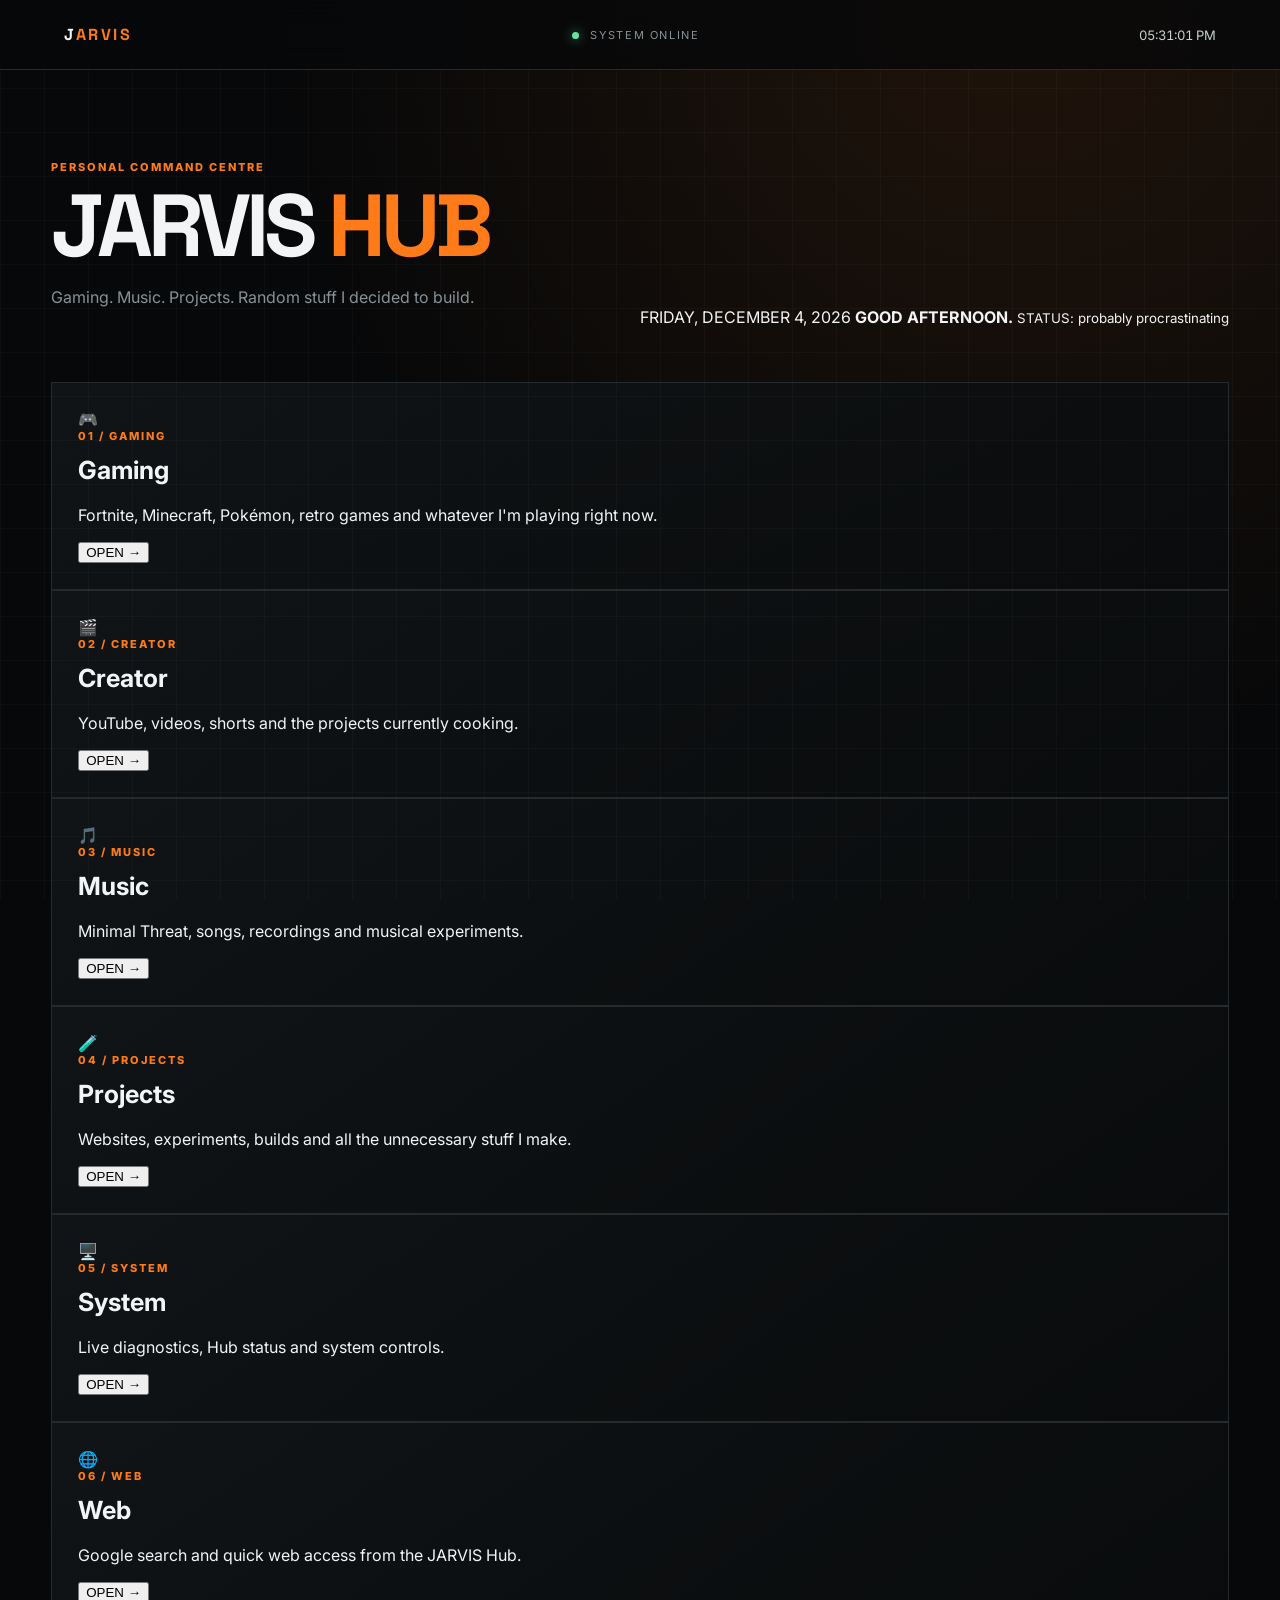
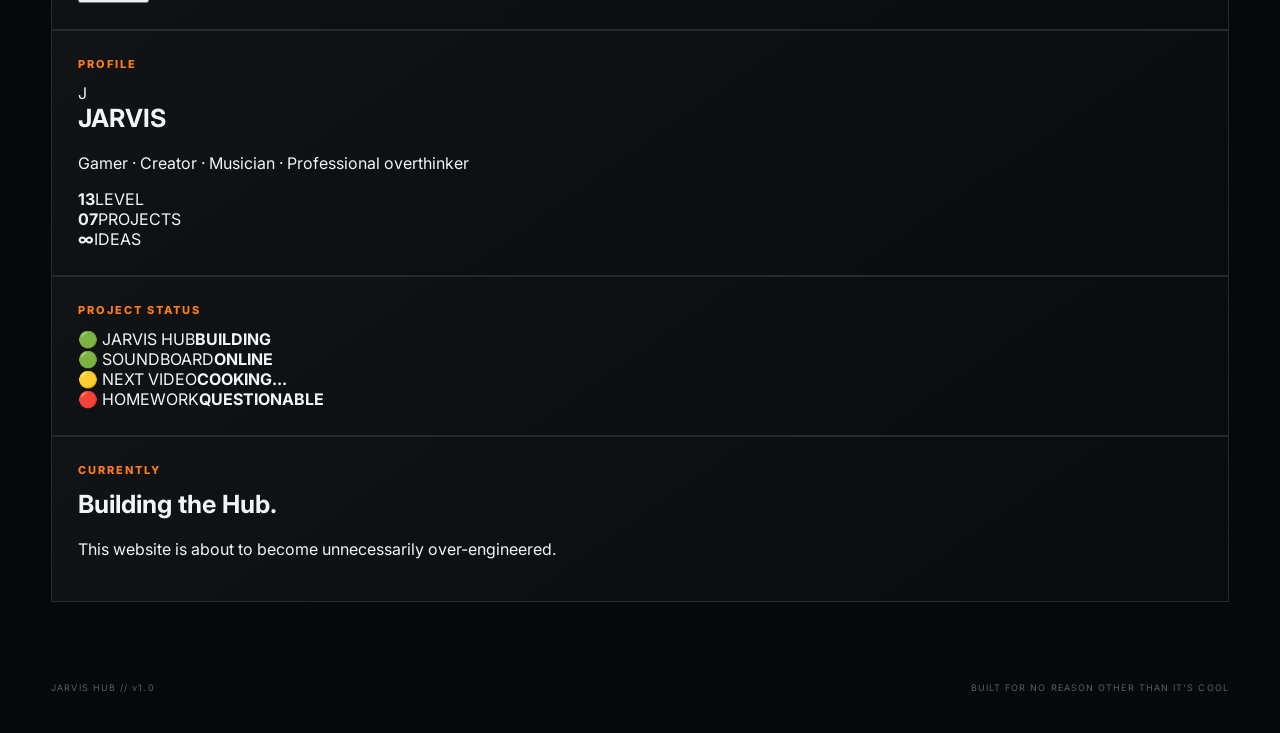
<file: index.html>
<!DOCTYPE html>
<html lang="en">
<head>
  <meta charset="UTF-8">
  <meta name="viewport" content="width=device-width, initial-scale=1.0">
  <title>JARVIS HUB</title>
  <link rel="stylesheet" href="style.css">
  <style>
#jarvis-ai {
    position: fixed;
    bottom: 25px;
    right: 25px;
    z-index: 9999;
    font-family: Arial, sans-serif;
}

#jarvis-button {
    background: #111827;
    color: #00eaff;
    border: 2px solid #00eaff;
    border-radius: 12px;
    padding: 12px 20px;
    font-size: 16px;
    font-weight: bold;
    cursor: pointer;
    box-shadow: 0 0 15px rgba(0, 234, 255, 0.4);
}

#jarvis-button:hover {
    box-shadow: 0 0 25px rgba(0, 234, 255, 0.8);
}

#jarvis-panel {
    display: none;
    position: absolute;
    bottom: 60px;
    right: 0;
    width: 320px;
    padding: 20px;
    background: #0b1120;
    border: 2px solid #00eaff;
    border-radius: 15px;
    box-shadow: 0 0 30px rgba(0, 234, 255, 0.35);
    color: white;
}

#jarvis-panel h2 {
    color: #00eaff;
    margin-top: 0;
}

#jarvis-input {
    width: 90%;
    padding: 10px;
    margin-top: 10px;
    background: #111827;
    color: white;
    border: 1px solid #00eaff;
    border-radius: 8px;
}

#jarvis-panel button {
    margin-top: 10px;
    padding: 9px 15px;
    background: #00eaff;
    color: #001018;
    border: none;
    border-radius: 8px;
    font-weight: bold;
    cursor: pointer;
}
</style>
</head>
<body>
  <div class="scanline"></div>

  <header class="topbar">
    <div class="brand" id="jarvisLogo" title="JARVIS">J<span>ARVIS</span></div>
    <div class="system-status"><i></i> SYSTEM ONLINE</div>
    <div id="clock">--:--:--</div>
  </header>

  <main>
    <section class="hero">
      <div>
        <p class="eyebrow">PERSONAL COMMAND CENTRE</p>
        <h1>JARVIS <span>HUB</span></h1>
        <p class="subtitle">Gaming. Music. Projects. Random stuff I decided to build.</p>
      </div>
      <div class="date-card">
        <span id="date">LOADING DATE...</span>
        <strong id="greeting">WELCOME BACK.</strong>
        <small id="statusMessage">STATUS: probably procrastinating</small>
      </div>
    </section>

    <section class="grid">
      <article class="panel feature" data-page="gaming" onclick="location.href='gaming.html'">
        <div class="icon">🎮</div>
        <p class="tag">01 / GAMING</p>
        <h2>Gaming</h2>
        <p>Fortnite, Minecraft, Pokémon, retro games and whatever I'm playing right now.</p>
        <button>OPEN →</button>
      </article>

     <article class="panel feature" data-page="creator" onclick="location.href='creator.html'">
        <div class="icon">🎬</div>
        <p class="tag">02 / CREATOR</p>
        <h2>Creator</h2>
        <p>YouTube, videos, shorts and the projects currently cooking.</p>
        <button>OPEN →</button>
      </article>

      <article class="panel feature" data-page="music">
        <div class="icon">🎵</div>
        <p class="tag">03 / MUSIC</p>
        <h2>Music</h2>
        <p>Minimal Threat, songs, recordings and musical experiments.</p>
        <a href="music.html"><button>OPEN →</button></a>
      </article>

      <article class="panel feature" data-page="projects" onclick="location.href='projects.html'">
        <div class="icon">🧪</div>
        <p class="tag">04 / PROJECTS</p>
        <h2>Projects</h2>
        <p>Websites, experiments, builds and all the unnecessary stuff I make.</p>
        <button>OPEN →</button>
      </article>
    
      <article class="panel feature system-panel" data-page="system" onclick="location.href='dashboard.html'">
  <div class="icon">🖥️</div>
  <p class="tag">05 / SYSTEM</p>
  <h2>System</h2>
  <p>Live diagnostics, Hub status and system controls.</p>
  <button>OPEN →</button>
</article>

<article class="panel feature" data-page="web" onclick="location.href='web.html'">
  <div class="icon">🌐</div>
  <p class="tag">06 / WEB</p>
  <h2>Web</h2>
  <p>Google search and quick web access from the JARVIS Hub.</p>
  <button type="button">OPEN →</button>
</article>

    <section class="lower-grid">
      <article class="panel profile">
        <p class="tag">PROFILE</p>
        <div class="profile-row">
          <div class="avatar">J</div>
          <div>
            <h2>JARVIS</h2>
            <p>Gamer · Creator · Musician · Professional overthinker</p>
          </div>
        </div>
        <div class="stats">
          <div><strong>13</strong><span>LEVEL</span></div>
          <div><strong>07</strong><span>PROJECTS</span></div>
          <div><strong>∞</strong><span>IDEAS</span></div>
        </div>
      </article>

      <article class="panel tracker">
        <p class="tag">PROJECT STATUS</p>
        <div class="project-line"><span>🟢 JARVIS HUB</span><b>BUILDING</b></div>
        <div class="project-line"><span>🟢 SOUNDBOARD</span><b>ONLINE</b></div>
        <div class="project-line"><span>🟡 NEXT VIDEO</span><b>COOKING...</b></div>
        <div class="project-line"><span>🔴 HOMEWORK</span><b>QUESTIONABLE</b></div>
      </article>
    </section>

    <section class="panel now-playing">
      <div>
        <p class="tag">CURRENTLY</p>
        <h2 id="currently">Building the Hub.</h2>
        <p id="currentlySub">This website is about to become unnecessarily over-engineered.</p>
      </div>
      <div class="meter"><span></span></div>
    </section>
  </main>

  <footer>
    <span>JARVIS HUB // v1.0</span>
    <span>BUILT FOR NO REASON OTHER THAN IT'S COOL</span>
  </footer>

  <div id="toast"></div>
  <script src="script.js"></script>
  <script src="secret-entrance.js"></script>


<script>
function toggleJarvis() {
    const panel = document.getElementById("jarvis-panel");
    panel.style.display =
        panel.style.display === "block" ? "none" : "block";
}

function askJarvis() {
    const input = document.getElementById("jarvis-input");
    const response = document.getElementById("jarvis-response");

    const question = input.value.toLowerCase();

    if (question.includes("hello") || question.includes("hi")) {
        response.textContent = "Hello. JARVIS online. 🫡";
    } else if (question.includes("minecraft")) {
        response.textContent = "Minecraft detected. Excellent choice. ⛏️";
    } else if (question.includes("fortnite")) {
        response.textContent = "Fortnite mode activated. 🎮";
    } else {
        response.textContent =
            "I'm still learning. My actual AI brain is coming soon. 🤖";
    }

    input.value = "";
}
</script>
</body>
</html>
</file>
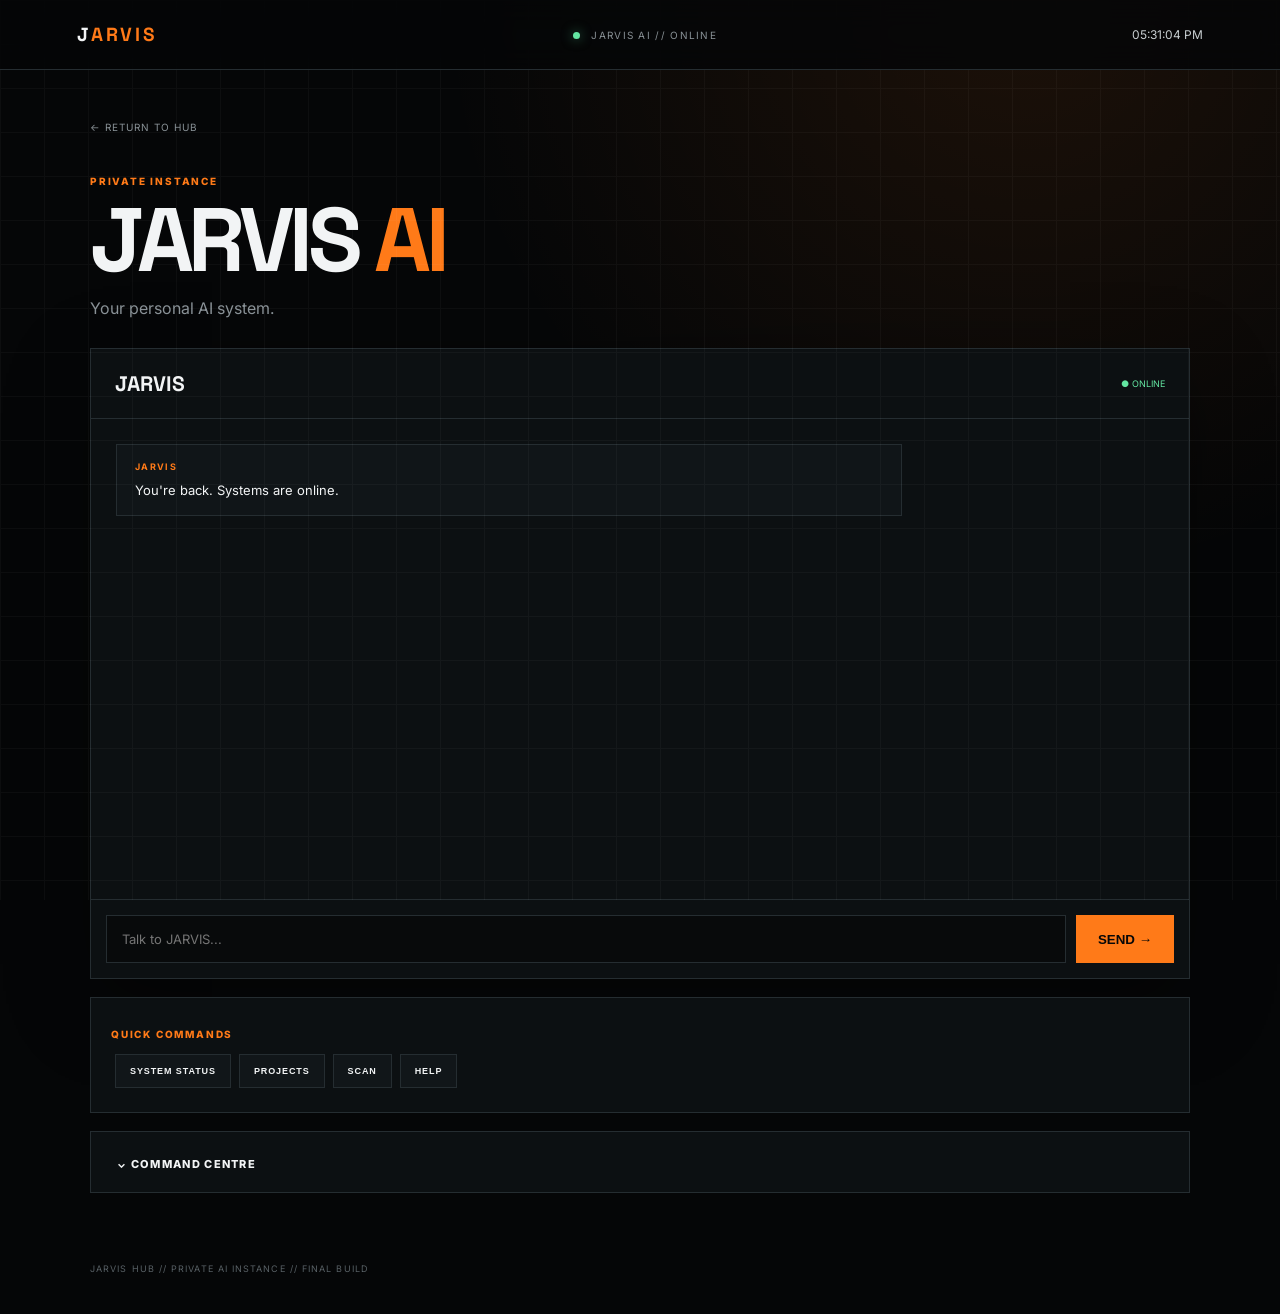
<file: ai.html>
<!DOCTYPE html>
<html lang="en">
<head><meta charset="UTF-8"><meta name="viewport" content="width=device-width,initial-scale=1.0"><title>JARVIS AI // PRIVATE</title><link rel="stylesheet" href="ai.css"></head>
<body>
<header><a href="index.html" class="logo">J<span>ARVIS</span></a><div class="status"><span></span> JARVIS AI // ONLINE</div><div id="clock">--:--:--</div></header>
<main>
<a href="index.html" class="back">← RETURN TO HUB</a>
<section class="hero"><p class="eyebrow">PRIVATE INSTANCE</p><h1>JARVIS <span>AI</span></h1><p>Your personal AI system.</p></section>
<section class="chat"><div class="chat-header"><strong>JARVIS</strong><span>● ONLINE</span></div><div id="messages" class="messages"><div class="message jarvis"><b>JARVIS</b><p>You're back. Systems are online.</p></div></div><div class="input-area"><input id="userInput" placeholder="Talk to JARVIS..." autocomplete="off"><button id="send">SEND →</button></div></section>
<section class="quick"><p>QUICK COMMANDS</p><button data-command="/status">SYSTEM STATUS</button><button data-command="/projects">PROJECTS</button><button data-command="/scan">SCAN</button><button data-command="/help">HELP</button></section>
<section class="command-centre"><button id="commandToggle" class="command-toggle">⌄ COMMAND CENTRE</button><div id="commandPanel" class="command-panel">
<div><h3>PUBLIC COMMANDS</h3><div class="command-row"><code>/help</code><span>Shows the command list.</span></div><div class="command-row"><code>/status</code><span>Runs diagnostics.</span></div><div class="command-row"><code>/projects</code><span>Shows current projects.</span></div><div class="command-row"><code>/gaming</code><span>Shows gaming activity.</span></div><div class="command-row"><code>/creator</code><span>Shows creator activity.</span></div><div class="command-row"><code>/music</code><span>Shows Minimal Threat activity.</span></div><div class="command-row"><code>/scan</code><span>Runs the animated diagnostic.</span></div><div class="command-row"><code>/clear</code><span>Clears this conversation.</span></div></div>
<div class="classified"><h3>CLASSIFIED</h3><div class="command-row"><code>42</code><span>???</span></div><div class="command-row"><code>override</code><span>???</span></div><div class="command-row"><code>self destruct</code><span>Probably don't.</span></div></div>
</div></section>
</main><footer>JARVIS HUB // PRIVATE AI INSTANCE // FINAL BUILD</footer><script src="ai.js"></script>
</body></html>
</file>
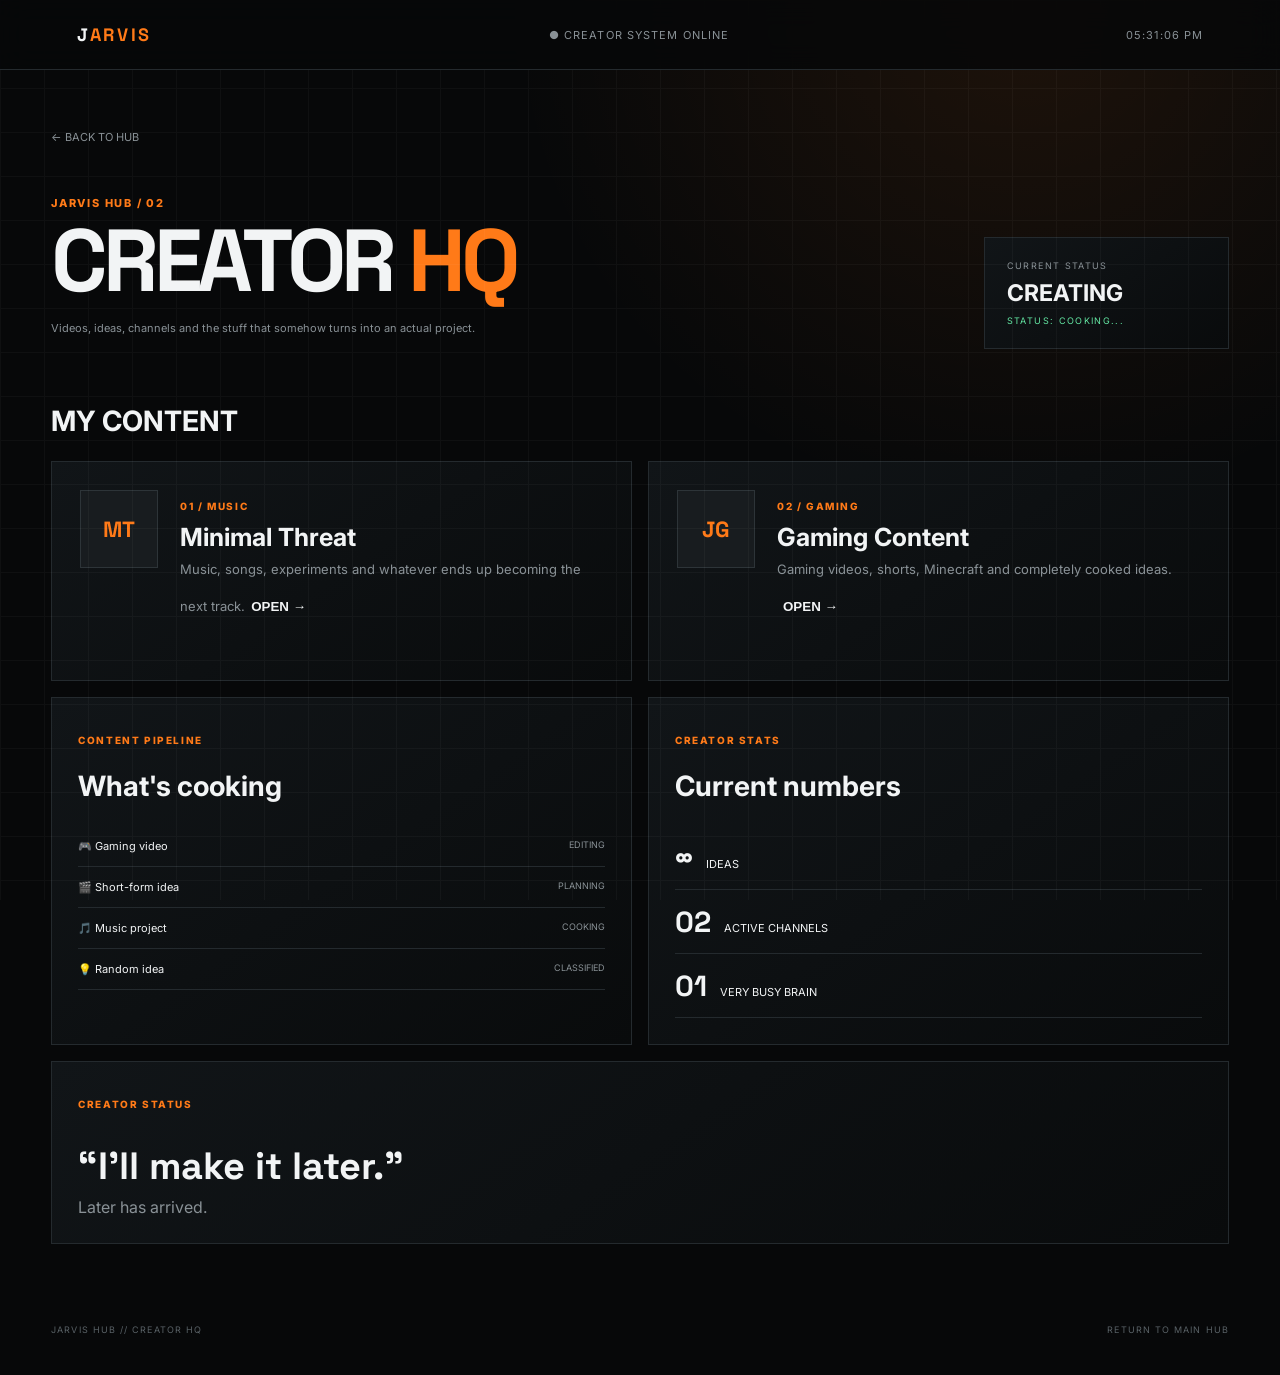
<file: creator.html>
<!doctype html><html><head><meta charset="UTF-8"><meta name="viewport" content="width=device-width,initial-scale=1"><title>JARVIS HUB // CREATOR</title><link rel="stylesheet" href="creator.css"></head><body><header><a class="brand" href="index.html">J<span>ARVIS</span></a><div>● CREATOR SYSTEM ONLINE</div><div id="clock"></div></header><main><a class="back" href="index.html">← BACK TO HUB</a><section class="hero"><div><p>JARVIS HUB / 02</p><h1>CREATOR <span>HQ</span></h1><p class="sub">Videos, ideas, channels and the stuff that somehow turns into an actual project.</p></div><aside><small>CURRENT STATUS</small><strong>CREATING</strong><small>STATUS: COOKING...</small></aside></section><h2>MY CONTENT</h2><section class="cards"><article><b>MT</b><div><p>01 / MUSIC</p><h3>Minimal Threat</h3><span>Music, songs, experiments and whatever ends up becoming the next track.<a href="music.html"><button>OPEN →</button></a></div></article><article><b>JG</b><div><p>02 / GAMING</p><h3>Gaming Content</h3><span>Gaming videos, shorts, Minecraft and completely cooked ideas.<a href="gaming.html"><button>OPEN →</button></a></div></article></section><section class="twocol"><article><p>CONTENT PIPELINE</p><h2>What's cooking</h2><div>🎮 Gaming video <em>EDITING</em></div><div>🎬 Short-form idea <em>PLANNING</em></div><div>🎵 Music project <em>COOKING</em></div><div>💡 Random idea <em>CLASSIFIED</em></div></article><article><p>CREATOR STATS</p><h2>Current numbers</h2><div class="stat"><strong>∞</strong> IDEAS</div><div class="stat"><strong>02</strong> ACTIVE CHANNELS</div><div class="stat"><strong>01</strong> VERY BUSY BRAIN</div></article></section><section class="quote"><p>CREATOR STATUS</p><h2 id="q">“I'll make it later.”</h2><span id="qs">Later has arrived.</span></section></main><footer>JARVIS HUB // CREATOR HQ <a href="index.html">RETURN TO MAIN HUB</a></footer><script src="creator.js"></script></body></html>
</file>
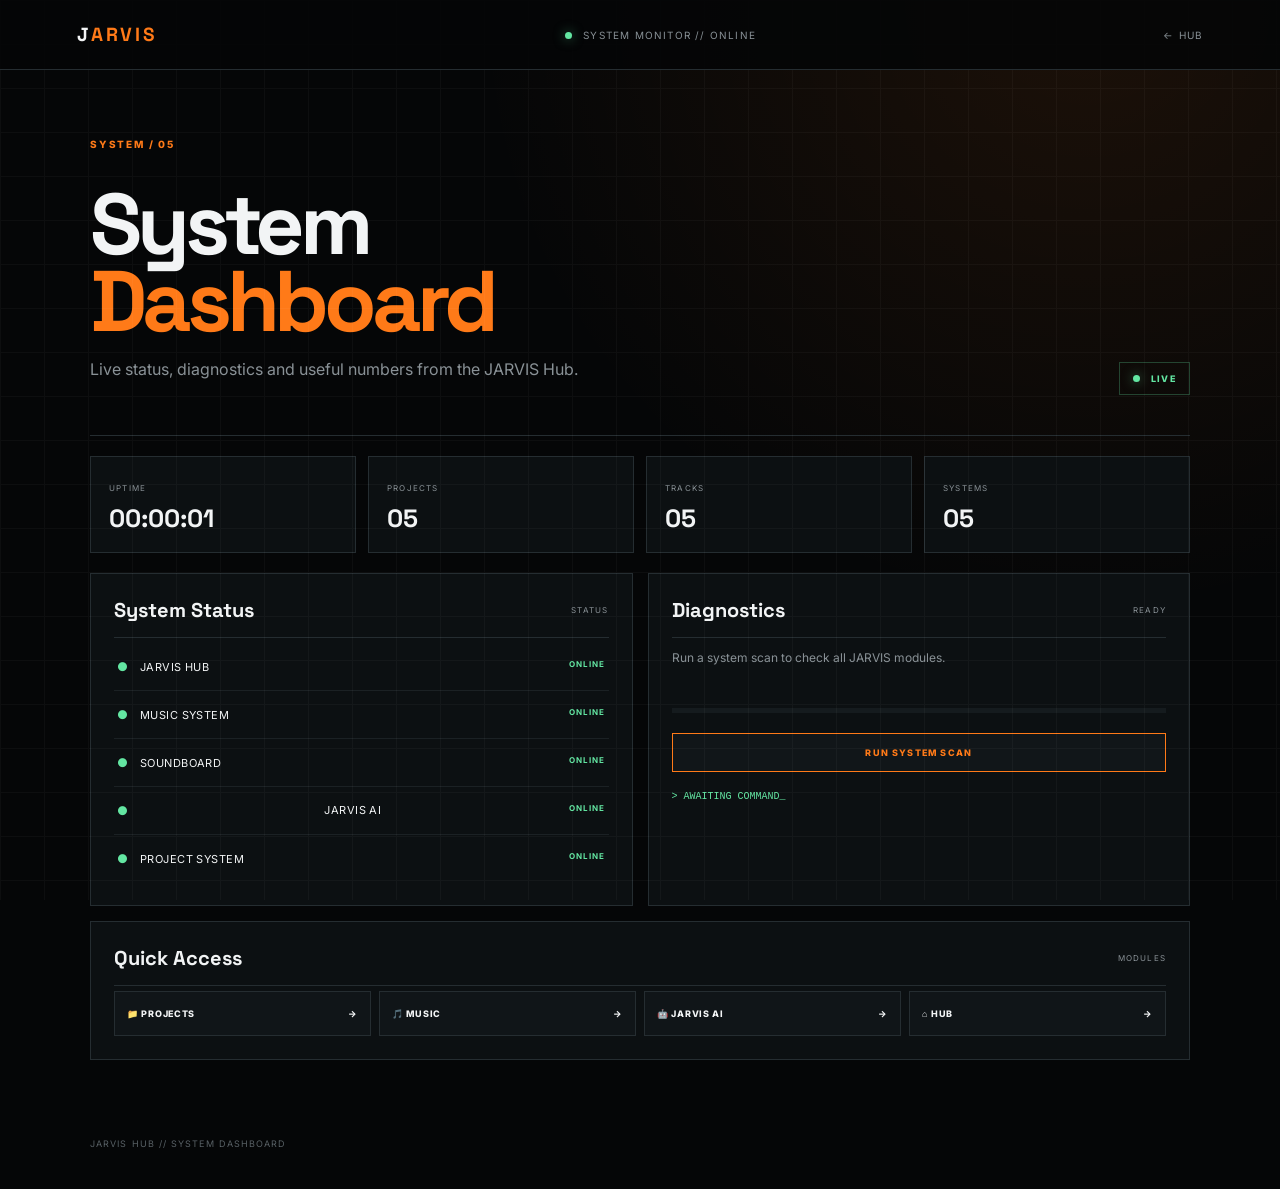
<file: dashboard.html>
<!DOCTYPE html>
<html lang="en">
<head>
<meta charset="UTF-8">
<meta name="viewport" content="width=device-width,initial-scale=1.0">
<title>System Dashboard // JARVIS Hub</title>
<link rel="stylesheet" href="dashboard.css">
</head>
<body>
<header>
<a href="index.html" class="logo">J<span>ARVIS</span></a>
<div class="system-status"><i></i> SYSTEM MONITOR // ONLINE</div>
<a href="index.html" class="back">← HUB</a>
</header>

<main>
<p class="eyebrow">SYSTEM / 05</p>
<section class="hero">
<div><h1>System<br><span>Dashboard</span></h1><p>Live status, diagnostics and useful numbers from the JARVIS Hub.</p></div>
<div class="live"><i></i> LIVE</div>
</section>

<section class="stats">
<div><span>UPTIME</span><strong id="uptime">00:00:00</strong></div>
<div><span>PROJECTS</span><strong>05</strong></div>
<div><span>TRACKS</span><strong>05</strong></div>
<div><span>SYSTEMS</span><strong>05</strong></div>
</section>

<section class="dashboard-grid">
<div class="panel">
<div class="panel-head"><h2>System Status</h2><span>STATUS</span></div>
<div class="system"><div><b>●</b> JARVIS HUB</div><strong>ONLINE</strong></div>
<div class="system"><div><b>●</b> MUSIC SYSTEM</div><strong>ONLINE</strong></div>
<div class="system"><div><b>●</b> SOUNDBOARD</div><strong>ONLINE</strong></div>
<div class="system"><b>●</b> JARVIS AI <strong>ONLINE</strong></div>
<div class="system"><div><b>●</b> PROJECT SYSTEM</div><strong>ONLINE</strong></div>
</div>

<div class="panel diagnostic">
<div class="panel-head"><h2>Diagnostics</h2><span>READY</span></div>
<p id="scanText">Run a system scan to check all JARVIS modules.</p>
<div class="bar"><span id="scanBar"></span></div>
<button id="scan">RUN SYSTEM SCAN</button>
<div id="scanLog" class="log">> AWAITING COMMAND_</div>
</div>
</section>

<section class="panel">
<div class="panel-head"><h2>Quick Access</h2><span>MODULES</span></div>
<div class="quick">
<a href="projects.html">📁 PROJECTS <span>→</span></a>
<a href="music.html">🎵 MUSIC <span>→</span></a>
<a href="ai.html">🤖 JARVIS AI <span>→</span></a>
<a href="index.html">⌂ HUB <span>→</span></a>
</div>
</section>
</main>

<footer>JARVIS HUB // SYSTEM DASHBOARD</footer>
<script src="dashboard.js"></script>
</body>
</html>
</file>
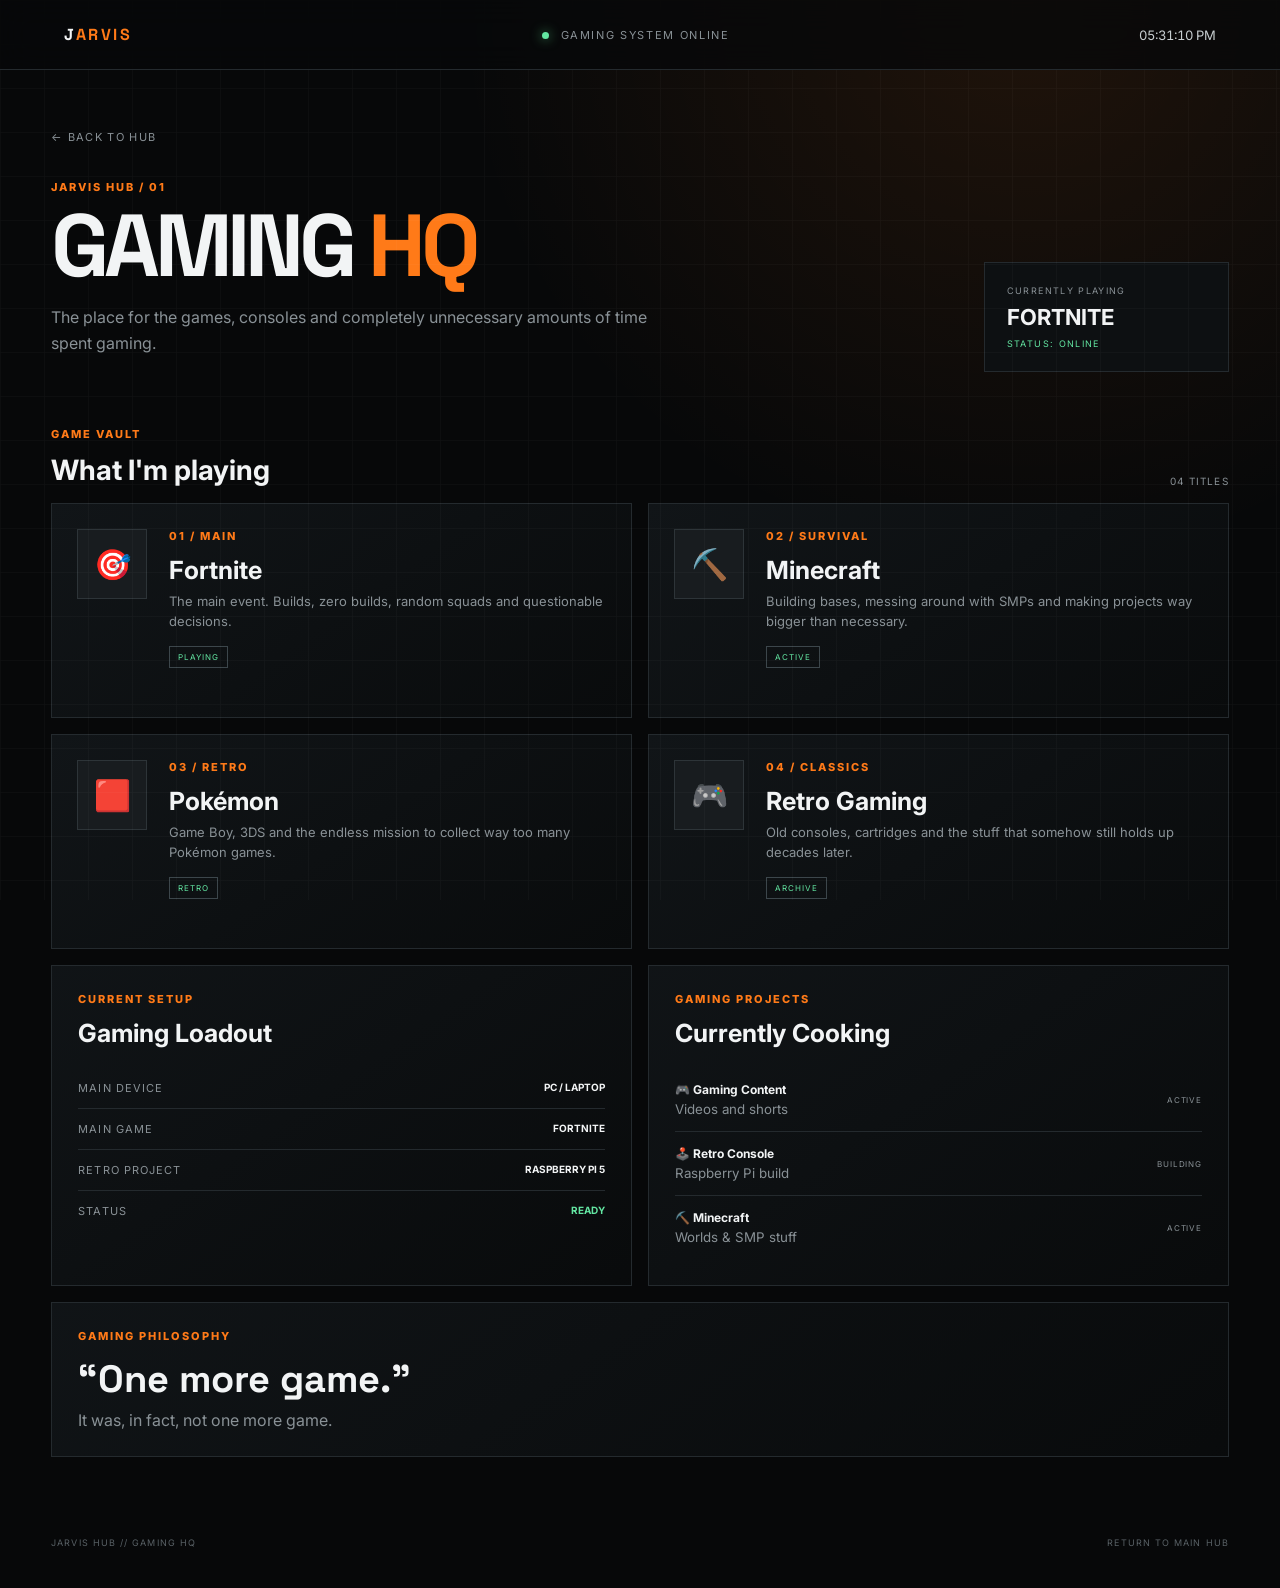
<file: gaming.html>
<!DOCTYPE html>
<html lang="en">
<head>
  <meta charset="UTF-8">
  <meta name="viewport" content="width=device-width, initial-scale=1.0">
  <title>JARVIS HUB // GAMING</title>
  <link rel="stylesheet" href="style.css">
</head>
<body>
  <div class="scanline"></div>

  <header class="topbar">
    <a class="brand" href="index.html">J<span>ARVIS</span></a>
    <div class="system-status"><i></i> GAMING SYSTEM ONLINE</div>
    <div id="clock">--:--:--</div>
  </header>

  <main>
    <a class="back" href="index.html">← BACK TO HUB</a>

    <section class="hero gaming-hero">
      <div>
        <p class="eyebrow">JARVIS HUB / 01</p>
        <h1>GAMING <span>HQ</span></h1>
        <p class="subtitle">The place for the games, consoles and completely unnecessary amounts of time spent gaming.</p>
      </div>
      <div class="live-card">
        <span>CURRENTLY PLAYING</span>
        <strong>FORTNITE</strong>
        <small>STATUS: ONLINE</small>
      </div>
    </section>

    <section class="section-head">
      <div>
        <p class="tag">GAME VAULT</p>
        <h2>What I'm playing</h2>
      </div>
      <span class="count">04 TITLES</span>
    </section>

    <section class="games">
      <article class="game-card">
        <div class="game-icon">🎯</div>
        <div class="game-info">
          <p class="tag">01 / MAIN</p>
          <h3>Fortnite</h3>
          <p>The main event. Builds, zero builds, random squads and questionable decisions.</p>
          <span class="pill">PLAYING</span>
        </div>
      </article>

      <article class="game-card">
        <div class="game-icon">⛏️</div>
        <div class="game-info">
          <p class="tag">02 / SURVIVAL</p>
          <h3>Minecraft</h3>
          <p>Building bases, messing around with SMPs and making projects way bigger than necessary.</p>
          <span class="pill">ACTIVE</span>
        </div>
      </article>

      <article class="game-card">
        <div class="game-icon">🟥</div>
        <div class="game-info">
          <p class="tag">03 / RETRO</p>
          <h3>Pokémon</h3>
          <p>Game Boy, 3DS and the endless mission to collect way too many Pokémon games.</p>
          <span class="pill">RETRO</span>
        </div>
      </article>

      <article class="game-card">
        <div class="game-icon">🎮</div>
        <div class="game-info">
          <p class="tag">04 / CLASSICS</p>
          <h3>Retro Gaming</h3>
          <p>Old consoles, cartridges and the stuff that somehow still holds up decades later.</p>
          <span class="pill">ARCHIVE</span>
        </div>
      </article>
    </section>

    <section class="two-col">
      <article class="panel">
        <p class="tag">CURRENT SETUP</p>
        <h2>Gaming Loadout</h2>
        <div class="spec"><span>MAIN DEVICE</span><b>PC / LAPTOP</b></div>
        <div class="spec"><span>MAIN GAME</span><b>FORTNITE</b></div>
        <div class="spec"><span>RETRO PROJECT</span><b>RASPBERRY PI 5</b></div>
        <div class="spec"><span>STATUS</span><b class="green">READY</b></div>
      </article>

      <article class="panel">
        <p class="tag">GAMING PROJECTS</p>
        <h2>Currently Cooking</h2>
        <div class="project">
          <div><strong>🎮 Gaming Content</strong><small>Videos and shorts</small></div>
          <span>ACTIVE</span>
        </div>
        <div class="project">
          <div><strong>🕹️ Retro Console</strong><small>Raspberry Pi build</small></div>
          <span>BUILDING</span>
        </div>
        <div class="project">
          <div><strong>⛏️ Minecraft</strong><small>Worlds & SMP stuff</small></div>
          <span>ACTIVE</span>
        </div>
      </article>
    </section>

    <section class="panel quote">
      <p class="tag">GAMING PHILOSOPHY</p>
      <h2 id="quote">“One more game.”</h2>
      <p id="quoteSub">It was, in fact, not one more game.</p>
    </section>
  </main>

  <footer>
    <span>JARVIS HUB // GAMING HQ</span>
    <span><a href="index.html">RETURN TO MAIN HUB</a></span>
  </footer>

  <script src="gaming.js"></script>
</body>
</html>
</file>
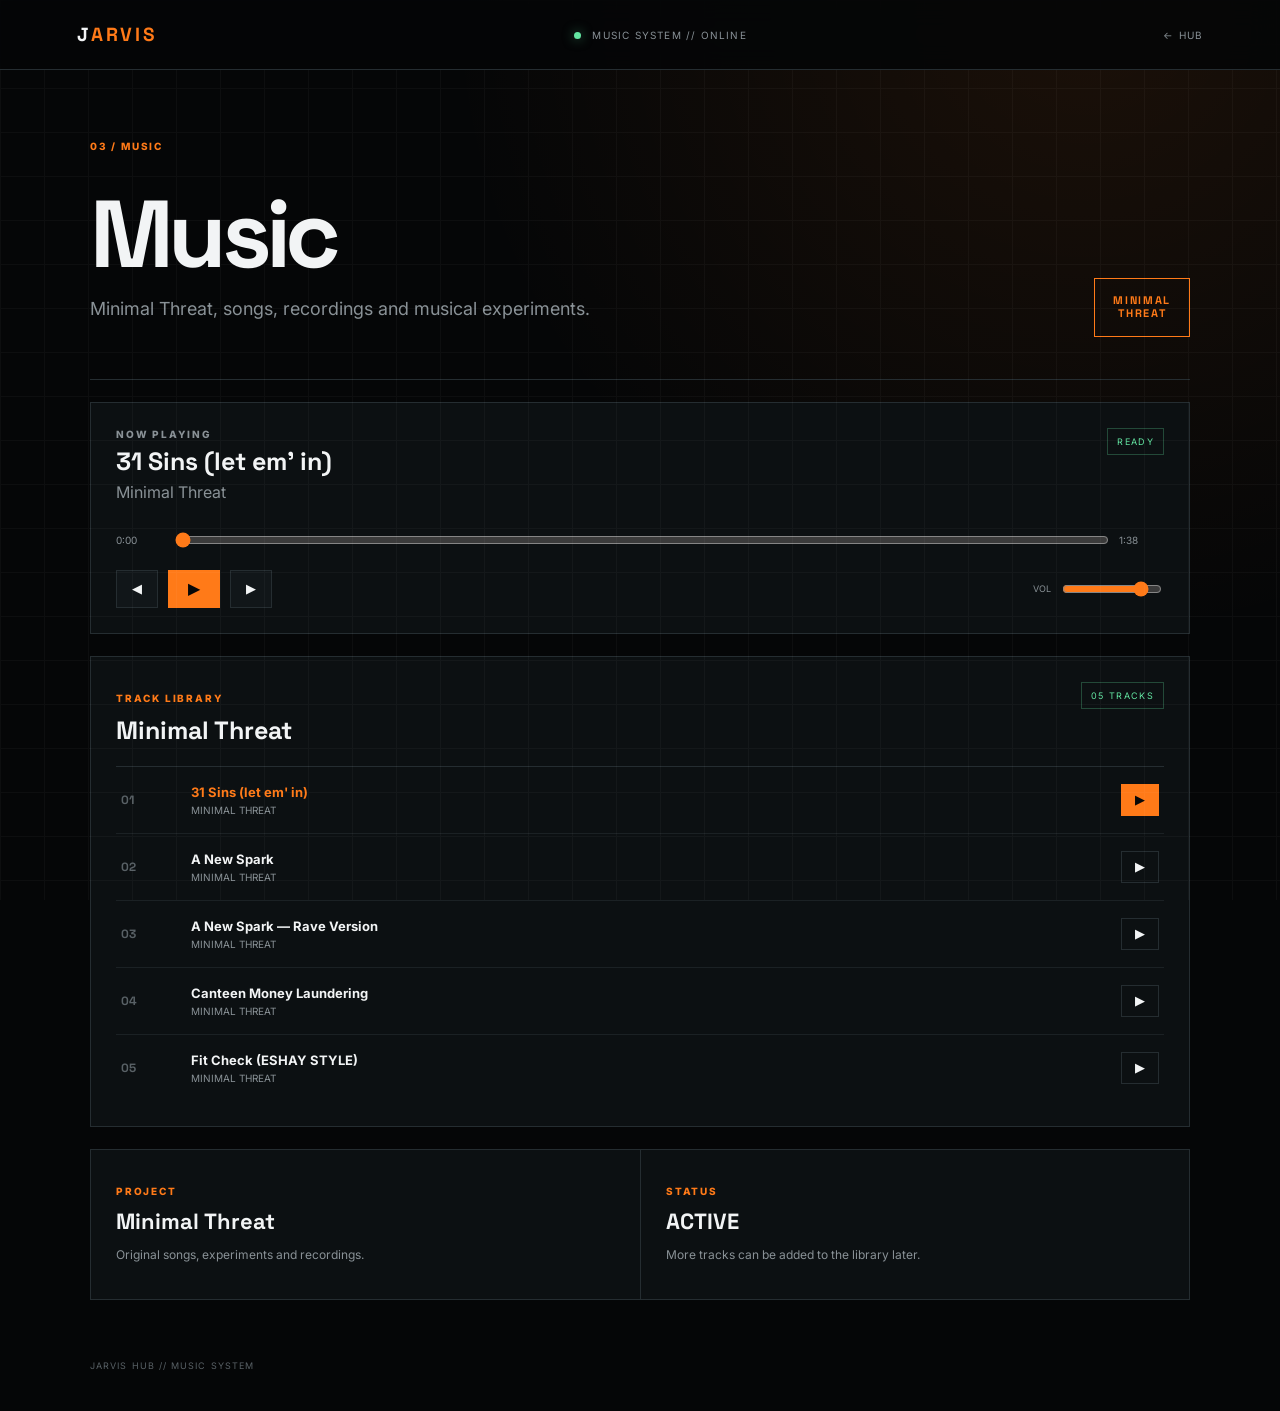
<file: music.html>
<!DOCTYPE html>
<html lang="en">
<head>
  <meta charset="UTF-8">
  <meta name="viewport" content="width=device-width, initial-scale=1.0">
  <title>Music // JARVIS Hub</title>
  <link rel="stylesheet" href="music.css">
</head>
<body>
  <header>
    <a href="index.html" class="logo">J<span>ARVIS</span></a>
    <div class="system-status"><i></i> MUSIC SYSTEM // ONLINE</div>
    <a href="index.html" class="back">← HUB</a>
  </header>

  <main>
    <p class="eyebrow">03 / MUSIC</p>
    <section class="hero">
      <div>
        <h1>Music</h1>
        <p>Minimal Threat, songs, recordings and musical experiments.</p>
      </div>
      <div class="hero-badge">MINIMAL<br>THREAT</div>
    </section>

    <section class="player">
      <div class="player-top">
        <div>
          <p class="tiny">NOW PLAYING</p>
          <h2 id="nowTitle">Nothing playing</h2>
          <p id="nowArtist">Minimal Threat</p>
        </div>
        <div id="playState" class="state">READY</div>
      </div>

      <div class="progress-wrap">
        <span id="currentTime">0:00</span>
        <input id="progress" type="range" min="0" max="100" value="0">
        <span id="duration">0:00</span>
      </div>

      <div class="controls">
        <button id="prev" title="Previous">◀</button>
        <button id="play" class="play-button" title="Play/Pause">▶</button>
        <button id="next" title="Next">▶</button>
        <label class="volume">VOL <input id="volume" type="range" min="0" max="1" step="0.01" value="0.85"></label>
      </div>

      <audio id="audio" preload="metadata"></audio>
    </section>

    <section class="library">
      <div class="section-head">
        <div>
          <p class="tiny">TRACK LIBRARY</p>
          <h2>Minimal Threat</h2>
        </div>
        <span id="trackCount">05 TRACKS</span>
      </div>
      <div id="tracks"></div>
    </section>

    <section class="info-grid">
      <div>
        <p class="tiny">PROJECT</p>
        <h3>Minimal Threat</h3>
        <p>Original songs, experiments and recordings.</p>
      </div>
      <div>
        <p class="tiny">STATUS</p>
        <h3>ACTIVE</h3>
        <p>More tracks can be added to the library later.</p>
      </div>
    </section>
  </main>

  <footer>JARVIS HUB // MUSIC SYSTEM</footer>
  <script src="music.js"></script>
</body>
</html>
</file>
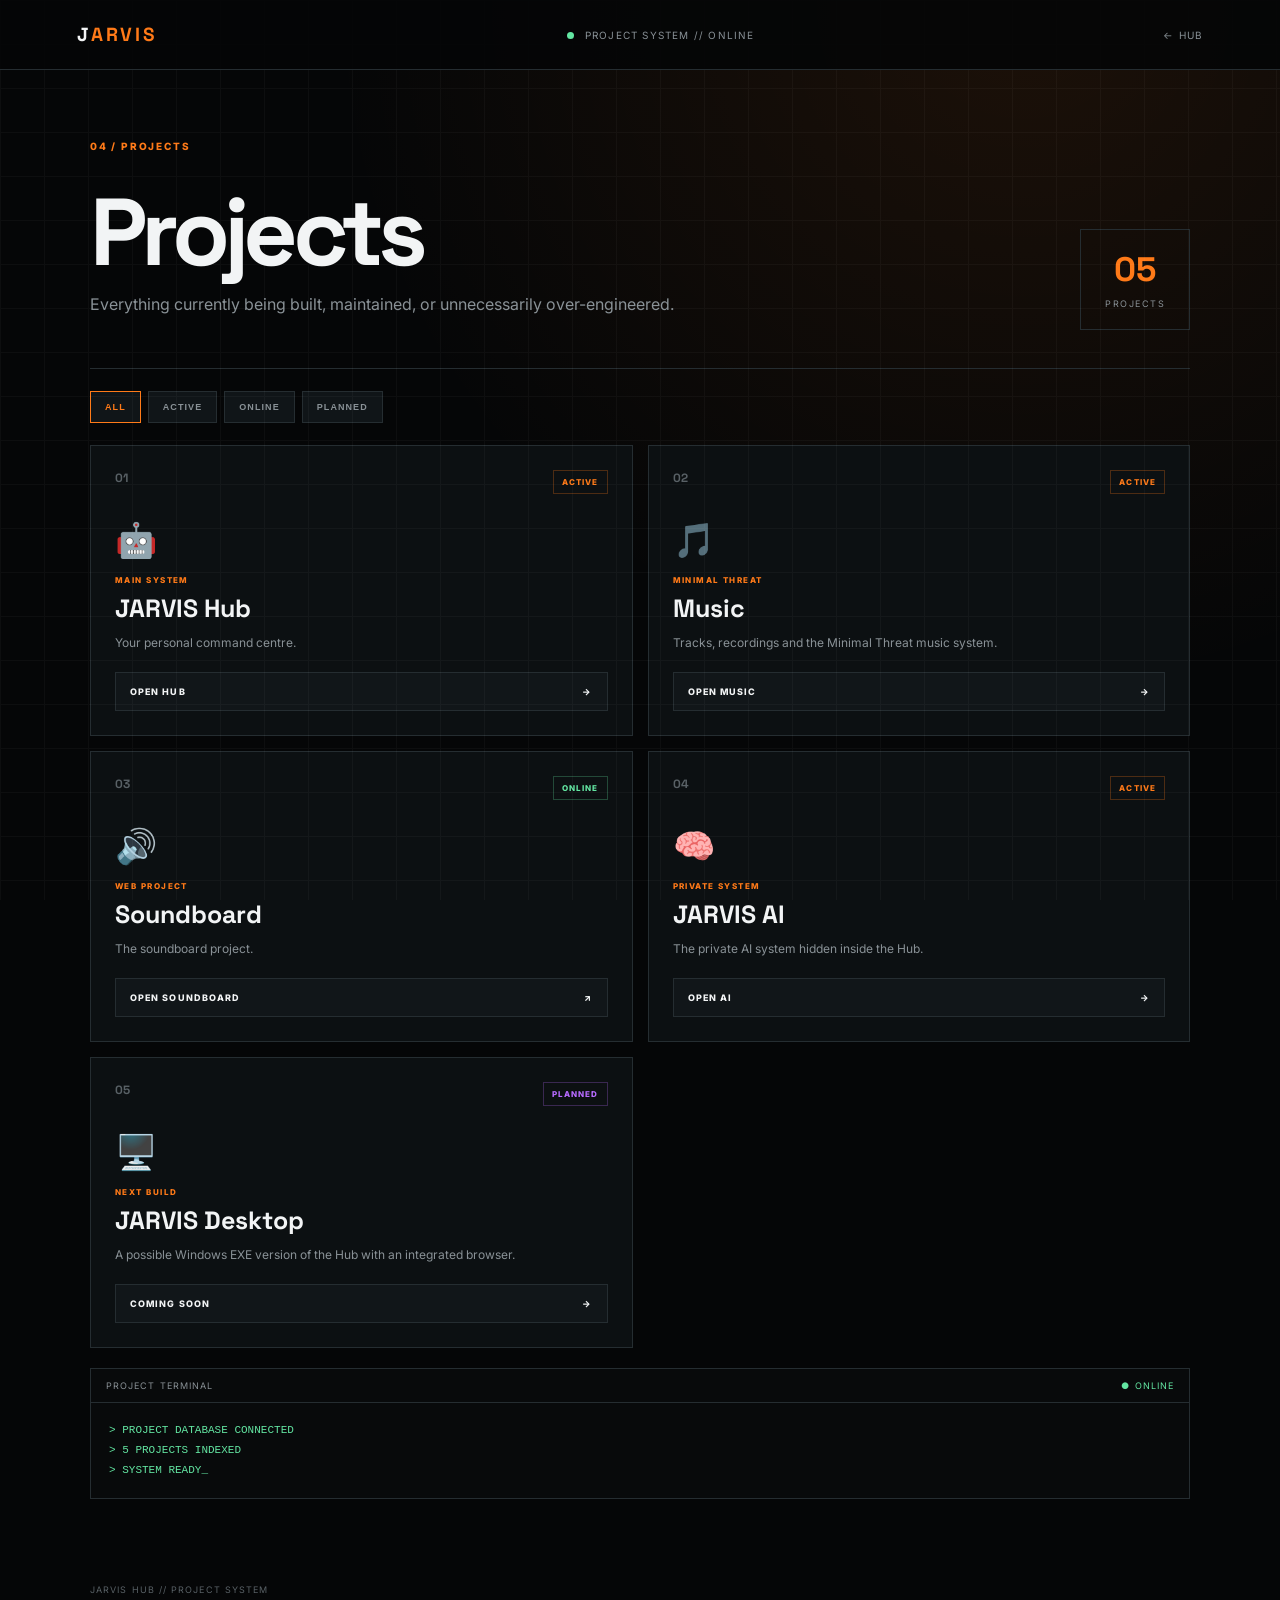
<file: projects.html>
<!DOCTYPE html>
<html lang="en">
<head>
<meta charset="UTF-8">
<meta name="viewport" content="width=device-width,initial-scale=1.0">
<title>Projects // JARVIS Hub</title>
<link rel="stylesheet" href="projects.css">
</head>
<body>
<header>
<a href="index.html" class="logo">J<span>ARVIS</span></a>
<div class="system-status"><i></i> PROJECT SYSTEM // ONLINE</div>
<a href="index.html" class="back">← HUB</a>
</header>
<main>
<p class="eyebrow">04 / PROJECTS</p>
<section class="hero">
<div><h1>Projects</h1><p>Everything currently being built, maintained, or unnecessarily over-engineered.</p></div>
<div class="counter"><strong>05</strong><span>PROJECTS</span></div>
</section>

<section class="filters">
<button class="filter active" data-filter="all">ALL</button>
<button class="filter" data-filter="active">ACTIVE</button>
<button class="filter" data-filter="online">ONLINE</button>
<button class="filter" data-filter="planned">PLANNED</button>
</section>

<section class="project-grid">
<article class="project-card" data-status="active"><div class="card-top"><span>01</span><span class="badge active">ACTIVE</span></div><div class="icon">🤖</div><p class="tag">MAIN SYSTEM</p><h2>JARVIS Hub</h2><p>Your personal command centre.</p><a href="index.html" class="open">OPEN HUB <span>→</span></a></article>
<article class="project-card" data-status="active"><div class="card-top"><span>02</span><span class="badge active">ACTIVE</span></div><div class="icon">🎵</div><p class="tag">MINIMAL THREAT</p><h2>Music</h2><p>Tracks, recordings and the Minimal Threat music system.</p><a href="music.html" class="open">OPEN MUSIC <span>→</span></a></article>
<article class="project-card" data-status="online"><div class="card-top"><span>03</span><span class="badge online">ONLINE</span></div><div class="icon">🔊</div><p class="tag">WEB PROJECT</p><h2>Soundboard</h2><p>The soundboard project.</p><a href="https://kingjarvis-byte.github.io/Jarvis-s-Soundboard/" target="_blank" rel="noopener" class="open">OPEN SOUNDBOARD <span>↗</span></a></article>
<article class="project-card" data-status="active"><div class="card-top"><span>04</span><span class="badge active">ACTIVE</span></div><div class="icon">🧠</div><p class="tag">PRIVATE SYSTEM</p><h2>JARVIS AI</h2><p>The private AI system hidden inside the Hub.</p><a href="ai.html" class="open">OPEN AI <span>→</span></a></article>
<article class="project-card" data-status="planned"><div class="card-top"><span>05</span><span class="badge planned">PLANNED</span></div><div class="icon">🖥️</div><p class="tag">NEXT BUILD</p><h2>JARVIS Desktop</h2><p>A possible Windows EXE version of the Hub with an integrated browser.</p><button class="open planned-button">COMING SOON <span>→</span></button></article>
</section>

<section class="terminal">
<div class="terminal-head"><span>PROJECT TERMINAL</span><span>● ONLINE</span></div>
<div id="terminalText">> PROJECT DATABASE CONNECTED<br>> 5 PROJECTS INDEXED<br>> SYSTEM READY_</div>
</section>
</main>
<footer>JARVIS HUB // PROJECT SYSTEM</footer>
<script src="projects.js"></script>
</body>
</html>
</file>
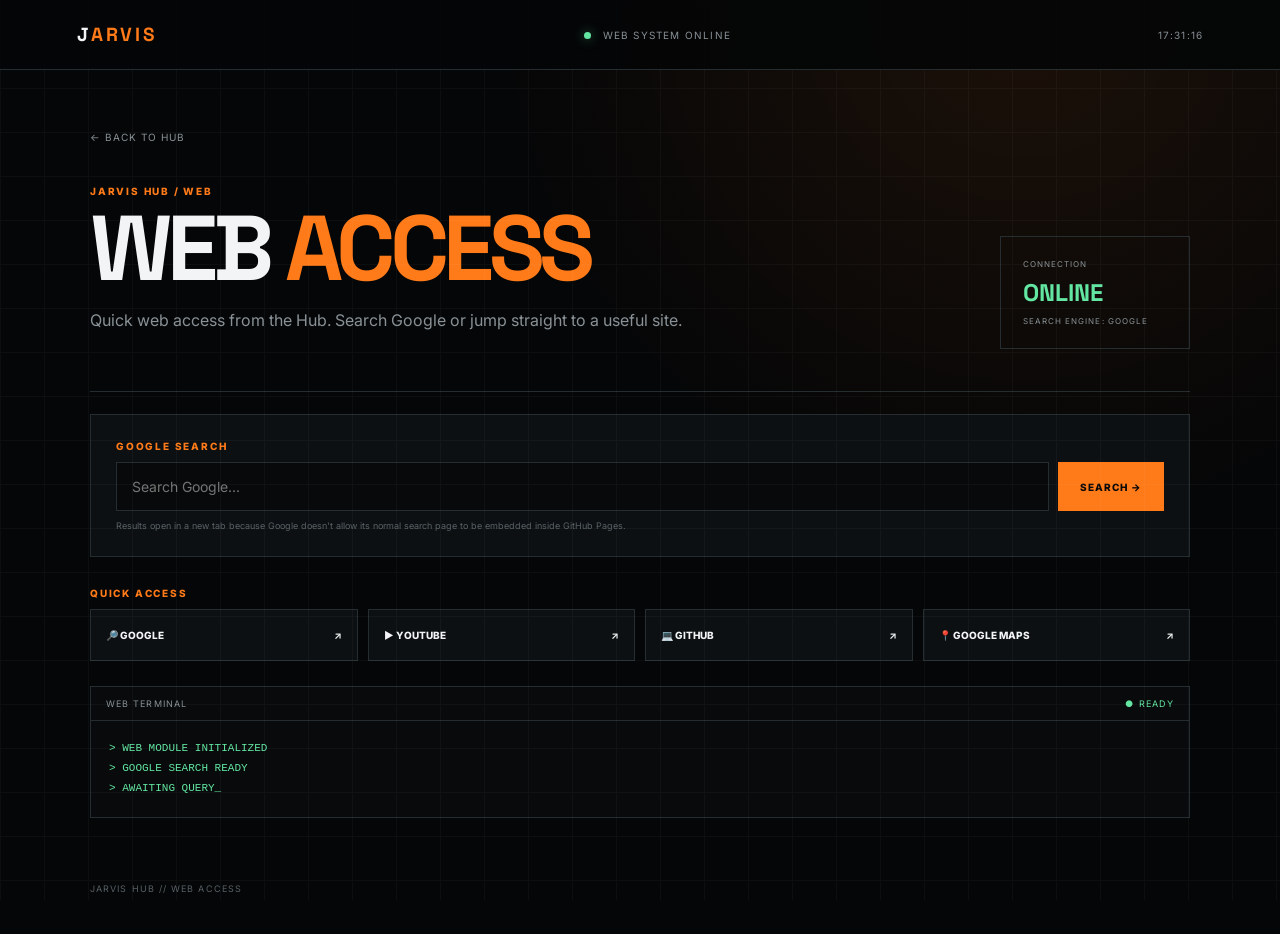
<file: web.html>
<!DOCTYPE html>
<html lang="en">
<head>
<meta charset="UTF-8"><meta name="viewport" content="width=device-width,initial-scale=1.0">
<title>JARVIS HUB // WEB</title><link rel="stylesheet" href="web.css">
</head>
<body>
<header><a class="brand" href="index.html">J<span>ARVIS</span></a><div class="status"><i></i> WEB SYSTEM ONLINE</div><div id="clock">--:--:--</div></header>
<main>
<a class="back" href="index.html">← BACK TO HUB</a>
<section class="hero"><div><p class="eyebrow">JARVIS HUB / WEB</p><h1>WEB <span>ACCESS</span></h1><p class="sub">Quick web access from the Hub. Search Google or jump straight to a useful site.</p></div><aside><small>CONNECTION</small><strong>ONLINE</strong><small>SEARCH ENGINE: GOOGLE</small></aside></section>
<section class="search-panel"><p class="tag">GOOGLE SEARCH</p><form id="searchForm"><input id="searchInput" type="search" placeholder="Search Google..." autocomplete="off"><button type="submit">SEARCH →</button></form><p class="hint">Results open in a new tab because Google doesn't allow its normal search page to be embedded inside GitHub Pages.</p></section>
<section><p class="tag">QUICK ACCESS</p><div class="links">
<a href="https://www.google.com/" target="_blank" rel="noopener"><span>🔎 GOOGLE</span><b>↗</b></a>
<a href="https://www.youtube.com/" target="_blank" rel="noopener"><span>▶️ YOUTUBE</span><b>↗</b></a>
<a href="https://github.com/" target="_blank" rel="noopener"><span>💻 GITHUB</span><b>↗</b></a>
<a href="https://www.google.com/maps/" target="_blank" rel="noopener"><span>📍 GOOGLE MAPS</span><b>↗</b></a>
</div></section>
<section class="terminal"><div class="terminal-head"><span>WEB TERMINAL</span><span>● READY</span></div><div id="terminalText">> WEB MODULE INITIALIZED<br>> GOOGLE SEARCH READY<br>> AWAITING QUERY_</div></section>
</main><footer>JARVIS HUB // WEB ACCESS</footer><script src="web.js"></script>
</body></html>
</file>
<file: style.css>
@import url('https://fonts.googleapis.com/css2?family=Inter:wght@400;500;600;700;800&family=Space+Grotesk:wght@500;600;700&display=swap');

:root{--bg:#070809;--panel:#0d1012;--line:#242a2e;--text:#f2f4f5;--muted:#899196;--accent:#ff7a18;--good:#63e6a2}
*{box-sizing:border-box}html{scroll-behavior:smooth}
body{margin:0;min-height:100vh;color:var(--text);background:radial-gradient(circle at 80% 0%,rgba(255,122,24,.1),transparent 30%),var(--bg);font-family:Inter,system-ui,sans-serif}
body:before{content:"";position:fixed;inset:0;pointer-events:none;opacity:.035;background-image:linear-gradient(rgba(255,255,255,.8) 1px,transparent 1px),linear-gradient(90deg,rgba(255,255,255,.8) 1px,transparent 1px);background-size:44px 44px}
.scanline{position:fixed;inset:0;pointer-events:none;background:linear-gradient(transparent 50%,rgba(255,255,255,.012) 51%,transparent 52%);background-size:100% 6px;opacity:.25;z-index:10}
.topbar{height:70px;border-bottom:1px solid var(--line);display:flex;align-items:center;justify-content:space-between;padding:0 clamp(20px,5vw,70px);background:rgba(7,8,9,.78);backdrop-filter:blur(16px);position:sticky;top:0;z-index:5}
.brand{font-family:"Space Grotesk";font-weight:800;letter-spacing:.16em;color:var(--text);text-decoration:none}.brand span{color:var(--accent)}
.system-status{color:var(--muted);font-size:11px;letter-spacing:.15em}.system-status i{display:inline-block;width:7px;height:7px;margin-right:7px;border-radius:50%;background:var(--good);box-shadow:0 0 12px rgba(99,230,162,.7)}
#clock{font-variant-numeric:tabular-nums;color:#c8ced1;font-size:13px}
main{width:min(1180px,92vw);margin:auto;padding:55px 0}
.back{color:var(--muted);font-size:11px;letter-spacing:.12em;text-decoration:none}.back:hover{color:var(--accent)}
.hero{display:flex;justify-content:space-between;gap:35px;align-items:end;margin:35px 0 55px}
.eyebrow,.tag{color:var(--accent);font-size:11px;font-weight:800;letter-spacing:.18em;margin:0 0 12px}
h1,h2,h3,p{margin-top:0}h1{font-family:"Space Grotesk";font-size:clamp(50px,8vw,88px);line-height:.9;letter-spacing:-.06em;margin-bottom:20px}h1 span{color:var(--accent)}
.subtitle{color:var(--muted);max-width:600px;line-height:1.6}
.live-card{border:1px solid var(--line);background:var(--panel);padding:22px;min-width:245px}.live-card span,.live-card small{display:block;color:var(--muted);font-size:9px;letter-spacing:.15em}.live-card strong{display:block;font-size:22px;margin:8px 0}.live-card small{color:var(--good)}
.section-head{display:flex;justify-content:space-between;align-items:end;margin-bottom:16px}.section-head h2{font-size:28px;margin:0}.count{font-size:10px;color:var(--muted);letter-spacing:.12em}
.games{display:grid;grid-template-columns:repeat(2,1fr);gap:16px}
.game-card{min-height:215px;border:1px solid var(--line);background:linear-gradient(145deg,#111518,#090b0c);padding:25px;display:flex;gap:22px;transition:.2s}
.game-card:hover{transform:translateY(-4px);border-color:#4a5257}.game-icon{width:70px;height:70px;display:grid;place-items:center;background:#181c1f;border:1px solid #2d3438;font-size:30px;flex-shrink:0}
.game-info h3{font-size:25px;margin:0 0 7px}.game-info p:not(.tag){color:var(--muted);line-height:1.5;font-size:13px}
.pill{display:inline-block;border:1px solid #3c464b;padding:5px 8px;font-size:8px;letter-spacing:.12em;color:var(--good)}
.two-col{display:grid;grid-template-columns:1fr 1fr;gap:16px;margin-top:16px}.panel{border:1px solid var(--line);background:linear-gradient(145deg,rgba(17,21,24,.92),rgba(9,11,12,.92));padding:26px}.panel h2{font-size:25px;margin-bottom:20px}
.spec{display:flex;justify-content:space-between;border-bottom:1px solid var(--line);padding:13px 0;font-size:11px}.spec:last-child{border-bottom:0}.spec span{color:var(--muted);letter-spacing:.1em}.spec b{font-size:10px}.green{color:var(--good)}
.project{display:flex;justify-content:space-between;align-items:center;border-bottom:1px solid var(--line);padding:14px 0}.project:last-child{border-bottom:0}.project strong{display:block;font-size:12px}.project small{color:var(--muted);display:block;margin-top:4px}.project>span{font-size:8px;color:var(--muted);letter-spacing:.1em}
.quote{margin-top:16px}.quote h2{font-family:"Space Grotesk";font-size:38px;margin-bottom:7px}.quote p:last-child{color:var(--muted);margin:0}
footer{width:min(1180px,92vw);margin:auto;padding:25px 0 40px;display:flex;justify-content:space-between;color:#596166;font-size:9px;letter-spacing:.12em}footer a{color:#596166;text-decoration:none}footer a:hover{color:var(--accent)}
@media(max-width:760px){.topbar .system-status{display:none}.hero{flex-direction:column;align-items:stretch}.live-card{min-width:0}.games,.two-col{grid-template-columns:1fr}.game-card{flex-direction:column}.section-head{align-items:start;gap:10px;flex-direction:column}footer{flex-direction:column;gap:10px}}
</file>
<file: ai.css>
@import url("https://fonts.googleapis.com/css2?family=Inter:wght@400;600;700;800&family=Space+Grotesk:wght@600;700&display=swap");
:root{--bg:#050607;--panel:#0c1012;--panel2:#101518;--line:#252d31;--text:#f2f4f5;--muted:#899196;--orange:#ff7a18;--green:#63e6a2}*{box-sizing:border-box}body{margin:0;min-height:100vh;background:radial-gradient(circle at 80% 0%,#ff7a1818,transparent 35%),var(--bg);color:var(--text);font-family:Inter,sans-serif}body:before{content:"";position:fixed;inset:0;pointer-events:none;opacity:.035;background-image:linear-gradient(#fff 1px,transparent 1px),linear-gradient(90deg,#fff 1px,transparent 1px);background-size:44px 44px}header{height:70px;border-bottom:1px solid var(--line);display:flex;align-items:center;justify-content:space-between;padding:0 6%;background:#050607dd;backdrop-filter:blur(15px);position:sticky;top:0;z-index:10}.logo{font:800 19px "Space Grotesk";letter-spacing:.15em;text-decoration:none;color:var(--text)}.logo span,h1 span{color:var(--orange)}.status{color:var(--muted);font-size:10px;letter-spacing:.13em}.status span{display:inline-block;width:7px;height:7px;background:var(--green);border-radius:50%;margin-right:7px;box-shadow:0 0 12px #63e6a288}#clock{color:#c8ced1;font-size:12px}main{width:92%;max-width:1100px;margin:auto;padding:45px 0}.back{color:var(--muted);font-size:10px;text-decoration:none;letter-spacing:.1em}.back:hover{color:var(--orange)}.hero{margin:40px 0 30px}.eyebrow,.quick>p{color:var(--orange);font-size:10px;font-weight:800;letter-spacing:.18em}.hero h1{font:700 clamp(52px,9vw,90px)/.9 "Space Grotesk";letter-spacing:-.06em;margin:12px 0 18px}.hero p:last-child{color:var(--muted)}.chat{border:1px solid var(--line);background:var(--panel);box-shadow:0 25px 80px #00000055}.chat-header{height:70px;padding:0 24px;border-bottom:1px solid var(--line);display:flex;align-items:center;justify-content:space-between}.chat-header strong{font:700 21px "Space Grotesk"}.chat-header span{color:var(--green);font-size:9px}.messages{height:480px;overflow-y:auto;padding:25px}.message{max-width:75%;margin-bottom:20px;padding:15px 18px;border:1px solid var(--line);line-height:1.5;font-size:13px;white-space:pre-line}.message b{display:block;color:var(--orange);font-size:9px;letter-spacing:.15em;margin-bottom:7px}.message p{margin:0}.message.jarvis{background:var(--panel2)}.message.user{margin-left:auto;background:#151a1d;border-color:#343c41}.message.user b{color:var(--green)}.input-area{display:flex;gap:10px;padding:15px;border-top:1px solid var(--line)}#userInput{flex:1;background:#080a0b;border:1px solid var(--line);color:var(--text);padding:15px;outline:none;font:13px Inter}#userInput:focus{border-color:var(--orange)}#send{background:var(--orange);border:0;padding:0 22px;color:#080808;font-weight:800;cursor:pointer}.quick,.command-centre{margin-top:18px;border:1px solid var(--line);background:var(--panel);padding:20px}.quick button{background:#111619;border:1px solid var(--line);color:var(--text);padding:11px 14px;margin:4px;font-size:9px;font-weight:800;letter-spacing:.1em;cursor:pointer}.quick button:hover{border-color:var(--orange);color:var(--orange)}.command-toggle{width:100%;text-align:left;background:none;border:0;color:var(--text);font:800 11px Inter;letter-spacing:.12em;cursor:pointer}.command-toggle:hover{color:var(--orange)}.command-panel{display:none;border-top:1px solid var(--line);margin-top:14px;padding-top:17px}.command-panel.open{display:grid;grid-template-columns:1fr 1fr;gap:24px}.command-panel h3{font-size:9px;color:var(--orange);letter-spacing:.16em}.classified h3{color:#b76bff}.command-row{display:flex;gap:15px;padding:9px 0;border-bottom:1px solid #1b2124;align-items:center}.command-row code{min-width:115px;font-size:11px}.command-row span{color:var(--muted);font-size:10px}footer{width:92%;max-width:1100px;margin:auto;padding:25px 0 40px;color:#596166;font-size:9px;letter-spacing:.12em}.scan{color:var(--green);font-family:monospace;font-size:11px}.thinking{color:var(--muted);font-style:italic}@media(max-width:700px){header .status{display:none}.messages{height:420px}.message{max-width:90%}.input-area{flex-direction:column}#send{height:45px}.command-panel.open{grid-template-columns:1fr}}
</file>
<file: creator.css>
@import url('https://fonts.googleapis.com/css2?family=Inter:wght@400;600;700;800&family=Space+Grotesk:wght@600;700&display=swap');:root{--bg:#070809;--panel:#0d1012;--line:#242a2e;--text:#f2f4f5;--muted:#899196;--a:#ff7a18;--g:#63e6a2}*{box-sizing:border-box}body{margin:0;background:radial-gradient(circle at 80% 0%,#ff7a1818,transparent 30%),var(--bg);color:var(--text);font-family:Inter,sans-serif}body:before{content:'';position:fixed;inset:0;pointer-events:none;opacity:.035;background-image:linear-gradient(#fff 1px,transparent 1px),linear-gradient(90deg,#fff 1px,transparent 1px);background-size:44px 44px}header{height:70px;border-bottom:1px solid var(--line);display:flex;align-items:center;justify-content:space-between;padding:0 6%;position:sticky;top:0;background:#070809d9;backdrop-filter:blur(15px);z-index:2;font-size:11px;color:var(--muted);letter-spacing:.1em}.brand{font-family:"Space Grotesk";font-size:18px;font-weight:800;color:var(--text);text-decoration:none;letter-spacing:.15em}.brand span,h1 span{color:var(--a)}main{width:92%;max-width:1180px;margin:auto;padding:55px 0}.back{color:var(--muted);font-size:11px;text-decoration:none}.back:hover{color:var(--a)}.hero{display:flex;justify-content:space-between;align-items:end;gap:30px;margin:40px 0 55px}.hero p,h2+p{color:var(--a);font-size:11px;font-weight:800;letter-spacing:.16em}.hero h1{font:700 clamp(50px,8vw,88px)/.9 "Space Grotesk";letter-spacing:-.06em;margin:0 0 20px}.sub{color:var(--muted)!important;letter-spacing:normal!important;font-weight:400!important;max-width:600px;line-height:1.6}.hero aside,.cards article,.twocol article,.quote{border:1px solid var(--line);background:linear-gradient(145deg,#111518,#090b0c)}.hero aside{padding:22px;min-width:245px}.hero aside small,.hero aside strong{display:block}.hero aside small{font-size:9px;color:var(--muted);letter-spacing:.15em}.hero aside strong{font-size:23px;margin:8px 0}.hero aside small:last-child{color:var(--g)}h2{font-size:28px}.cards{display:grid;grid-template-columns:1fr 1fr;gap:16px}.cards article{padding:28px;display:flex;gap:22px;min-height:220px;transition:.2s}.cards article:hover{transform:translateY(-4px);border-color:#4a5257}.cards article>b{width:78px;height:78px;display:grid;place-items:center;background:#181c1f;border:1px solid #2d3438;color:var(--a);font:700 22px "Space Grotesk";flex-shrink:0}.cards p,.twocol p,.quote p{color:var(--a);font-size:10px;font-weight:800;letter-spacing:.16em}.cards h3{font-size:25px;margin:8px 0}.cards span{display:block;color:var(--muted);font-size:13px;line-height:1.5}.cards button{margin-top:18px;background:none;border:0;color:var(--text);font-weight:800;cursor:pointer}.cards button:hover{color:var(--a)}.twocol{display:grid;grid-template-columns:1fr 1fr;gap:16px;margin-top:16px}.twocol article{padding:26px}.twocol article>div{padding:13px 0;border-bottom:1px solid var(--line);font-size:11px}.twocol em{float:right;color:var(--muted);font-size:9px;font-style:normal}.stat strong{font:700 29px "Space Grotesk";margin-right:10px}.quote{margin-top:16px;padding:26px}.quote h2{font:700 38px "Space Grotesk";margin-bottom:7px}.quote span{color:var(--muted)}footer{width:92%;max-width:1180px;margin:auto;padding:25px 0 40px;color:#596166;font-size:9px;letter-spacing:.12em;display:flex;justify-content:space-between}footer a{color:#596166;text-decoration:none}footer a:hover{color:var(--a)}@media(max-width:760px){header div:nth-child(2){display:none}.hero,.cards,.twocol{display:block}.hero aside{margin-top:25px}.cards article{margin-bottom:16px;flex-direction:column}footer{display:flex;flex-direction:column;gap:10px}}
</file>
<file: dashboard.css>
@import url("https://fonts.googleapis.com/css2?family=Inter:wght@400;600;700;800&family=Space+Grotesk:wght@600;700&display=swap");
:root{--bg:#050607;--panel:#0c1012;--line:#252d31;--text:#f2f4f5;--muted:#899196;--orange:#ff7a18;--green:#63e6a2}
*{box-sizing:border-box}body{margin:0;min-height:100vh;background:radial-gradient(circle at 85% 0%,#ff7a1818,transparent 38%),var(--bg);color:var(--text);font-family:Inter,sans-serif}body:before{content:"";position:fixed;inset:0;pointer-events:none;opacity:.035;background-image:linear-gradient(#fff 1px,transparent 1px),linear-gradient(90deg,#fff 1px,transparent 1px);background-size:44px 44px}
header{height:70px;border-bottom:1px solid var(--line);display:flex;align-items:center;justify-content:space-between;padding:0 6%;background:#050607e8;position:sticky;top:0;z-index:5}.logo{font:800 19px "Space Grotesk";letter-spacing:.15em;text-decoration:none;color:var(--text)}.logo span{color:var(--orange)}.system-status,.back{font-size:10px;letter-spacing:.12em;color:var(--muted)}.system-status i,.live i{display:inline-block;width:7px;height:7px;border-radius:50%;background:var(--green);margin-right:7px;box-shadow:0 0 12px #63e6a288}.back{text-decoration:none}.back:hover{color:var(--orange)}
main{width:92%;max-width:1100px;margin:auto;padding:58px 0}.eyebrow{color:var(--orange);font-size:10px;font-weight:800;letter-spacing:.18em}.hero{display:flex;justify-content:space-between;align-items:end;padding:18px 0 40px;border-bottom:1px solid var(--line)}h1{font:700 clamp(48px,8vw,86px)/.9 "Space Grotesk";letter-spacing:-.06em;margin:8px 0 18px}h1 span{color:var(--orange)}.hero p{color:var(--muted);max-width:600px}.live{border:1px solid #63e6a244;color:var(--green);font-size:9px;font-weight:800;letter-spacing:.15em;padding:10px 13px}
.stats{display:grid;grid-template-columns:repeat(4,1fr);gap:12px;margin:20px 0}.stats div,.panel{background:var(--panel);border:1px solid var(--line)}.stats div{padding:18px}.stats span,.panel-head span{font-size:8px;color:var(--muted);letter-spacing:.15em}.stats strong{display:block;font:700 25px "Space Grotesk";margin-top:7px}
.dashboard-grid{display:grid;grid-template-columns:1fr 1fr;gap:15px}.panel{padding:23px;margin-bottom:15px}.panel-head{display:flex;justify-content:space-between;align-items:center;border-bottom:1px solid var(--line);padding-bottom:14px;margin-bottom:5px}.panel-head h2{font:700 20px "Space Grotesk";margin:0}.system{display:flex;justify-content:space-between;padding:16px 3px;border-bottom:1px solid #1b2124;font-size:11px;letter-spacing:.04em}.system:last-child{border:0}.system b{color:var(--green);font-size:12px;margin-right:8px}.system strong{color:var(--green);font-size:8px;letter-spacing:.13em}
.diagnostic p{color:var(--muted);font-size:12px;min-height:38px}.bar{height:5px;background:#151b1e;margin:20px 0}.bar span{display:block;height:100%;width:0;background:var(--orange);transition:width .15s}.diagnostic button{width:100%;padding:13px;background:#111619;border:1px solid var(--orange);color:var(--orange);font:800 9px Inter;letter-spacing:.13em;cursor:pointer}.diagnostic button:hover{background:var(--orange);color:#080808}.log{font:10px/1.7 monospace;color:var(--green);margin-top:16px;min-height:62px}
.quick{display:grid;grid-template-columns:repeat(4,1fr);gap:8px}.quick a{padding:16px 12px;border:1px solid var(--line);background:#101518;text-decoration:none;color:var(--text);font-size:9px;font-weight:800;letter-spacing:.08em;display:flex;justify-content:space-between}.quick a:hover{border-color:var(--orange);color:var(--orange)}
footer{width:92%;max-width:1100px;margin:auto;padding:5px 0 40px;color:#596166;font-size:9px;letter-spacing:.12em}@media(max-width:700px){header .system-status{display:none}.hero{display:block}.live{display:inline-block;margin-top:20px}.stats{grid-template-columns:1fr 1fr}.dashboard-grid{grid-template-columns:1fr}.quick{grid-template-columns:1fr 1fr}}
</file>
<file: music.css>
@import url("https://fonts.googleapis.com/css2?family=Inter:wght@400;600;700;800&family=Space+Grotesk:wght@600;700&display=swap");

:root{--bg:#050607;--panel:#0c1012;--panel2:#101518;--line:#252d31;--text:#f2f4f5;--muted:#899196;--orange:#ff7a18;--green:#63e6a2}
*{box-sizing:border-box}
body{margin:0;min-height:100vh;background:radial-gradient(circle at 85% 0%,#ff7a1817,transparent 36%),var(--bg);color:var(--text);font-family:Inter,sans-serif}
body:before{content:"";position:fixed;inset:0;pointer-events:none;opacity:.035;background-image:linear-gradient(#fff 1px,transparent 1px),linear-gradient(90deg,#fff 1px,transparent 1px);background-size:44px 44px}
header{height:70px;border-bottom:1px solid var(--line);display:flex;align-items:center;justify-content:space-between;padding:0 6%;background:#050607e8;backdrop-filter:blur(14px);position:sticky;top:0;z-index:5}
.logo{font:800 19px "Space Grotesk";letter-spacing:.15em;text-decoration:none;color:var(--text)}.logo span{color:var(--orange)}
.system-status,.back{font-size:10px;letter-spacing:.12em;color:var(--muted)}.system-status i{display:inline-block;width:7px;height:7px;border-radius:50%;background:var(--green);margin-right:7px;box-shadow:0 0 12px #63e6a288}.back{text-decoration:none}.back:hover{color:var(--orange)}
main{width:92%;max-width:1100px;margin:auto;padding:60px 0}.eyebrow,.tiny{color:var(--orange);font-size:10px;font-weight:800;letter-spacing:.18em}
.hero{display:flex;justify-content:space-between;align-items:end;padding:22px 0 42px;border-bottom:1px solid var(--line)}h1{font:700 clamp(55px,9vw,95px)/.9 "Space Grotesk";letter-spacing:-.06em;margin:8px 0 20px}.hero p{font-size:18px;color:var(--muted);max-width:650px}.hero-badge{border:1px solid var(--orange);color:var(--orange);font:800 11px/1.2 "Space Grotesk";letter-spacing:.15em;text-align:center;padding:15px 18px}
.player,.library,.info-grid{margin-top:22px;border:1px solid var(--line);background:var(--panel)}
.player{padding:25px}.player-top,.section-head{display:flex;justify-content:space-between;align-items:start}.player h2,.library h2{font:700 25px "Space Grotesk";margin:5px 0}.player p{color:var(--muted);margin:0}.state,#trackCount{font-size:9px;letter-spacing:.15em;color:var(--green);border:1px solid #63e6a244;padding:7px 9px}
.progress-wrap{display:grid;grid-template-columns:45px 1fr 45px;gap:12px;align-items:center;margin:28px 0 20px;font-size:10px;color:var(--muted)}input[type=range]{width:100%;accent-color:var(--orange);cursor:pointer}
.controls{display:flex;align-items:center;gap:10px}.controls button{width:42px;height:38px;background:#111619;border:1px solid var(--line);color:var(--text);cursor:pointer}.controls button:hover{border-color:var(--orange);color:var(--orange)}.controls .play-button{width:52px;background:var(--orange);color:#080808;border-color:var(--orange);font-size:16px}.volume{margin-left:auto;color:var(--muted);font-size:9px;display:flex;align-items:center;gap:9px}.volume input{width:100px}
.library{padding:25px}.section-head{padding-bottom:15px;border-bottom:1px solid var(--line)}
.track{display:grid;grid-template-columns:55px 1fr auto;align-items:center;gap:15px;padding:17px 5px;border-bottom:1px solid #1b2124;transition:.15s}.track:last-child{border-bottom:0}.track:hover{background:#101518}.track-number{color:#596166;font:700 12px "Space Grotesk"}.track-title{font-weight:700;font-size:13px}.track-sub{color:var(--muted);font-size:10px;margin-top:4px}.track button{width:38px;height:32px;background:transparent;border:1px solid var(--line);color:var(--text);cursor:pointer}.track button:hover,.track.active button{background:var(--orange);color:#080808;border-color:var(--orange)}.track.active .track-title{color:var(--orange)}
.info-grid{display:grid;grid-template-columns:1fr 1fr}.info-grid>div{padding:25px}.info-grid>div+div{border-left:1px solid var(--line)}.info-grid h3{font:700 22px "Space Grotesk";margin:7px 0}.info-grid p:last-child{color:var(--muted);font-size:12px}
footer{width:92%;max-width:1100px;margin:auto;padding:0 0 40px;color:#596166;font-size:9px;letter-spacing:.12em}
@media(max-width:700px){header .system-status{display:none}.hero{display:block}.hero-badge{display:inline-block;margin-top:15px}.track{grid-template-columns:35px 1fr auto}.info-grid{grid-template-columns:1fr}.info-grid>div+div{border-left:0;border-top:1px solid var(--line)}.volume{display:none}}
</file>
<file: projects.css>
@import url("https://fonts.googleapis.com/css2?family=Inter:wght@400;600;700;800&family=Space+Grotesk:wght@600;700&display=swap");
:root{--bg:#050607;--panel:#0c1012;--line:#252d31;--text:#f2f4f5;--muted:#899196;--orange:#ff7a18;--green:#63e6a2}
*{box-sizing:border-box}body{margin:0;min-height:100vh;background:radial-gradient(circle at 80% 0%,#ff7a1818,transparent 36%),var(--bg);color:var(--text);font-family:Inter,sans-serif}body:before{content:"";position:fixed;inset:0;pointer-events:none;opacity:.035;background-image:linear-gradient(#fff 1px,transparent 1px),linear-gradient(90deg,#fff 1px,transparent 1px);background-size:44px 44px}
header{height:70px;border-bottom:1px solid var(--line);display:flex;align-items:center;justify-content:space-between;padding:0 6%;background:#050607e8;position:sticky;top:0;z-index:5}.logo{font:800 19px "Space Grotesk";letter-spacing:.15em;text-decoration:none;color:var(--text)}.logo span{color:var(--orange)}.system-status,.back{font-size:10px;letter-spacing:.12em;color:var(--muted)}.system-status i{display:inline-block;width:7px;height:7px;border-radius:50%;background:var(--green);margin-right:7px}.back{text-decoration:none}.back:hover{color:var(--orange)}
main{width:92%;max-width:1100px;margin:auto;padding:60px 0}.eyebrow,.tag{color:var(--orange);font-size:10px;font-weight:800;letter-spacing:.18em}.hero{display:flex;align-items:end;justify-content:space-between;padding:20px 0 38px;border-bottom:1px solid var(--line)}h1{font:700 clamp(55px,9vw,95px)/.9 "Space Grotesk";letter-spacing:-.06em;margin:8px 0 18px}.hero p{color:var(--muted);font-size:16px;max-width:650px}.counter{border:1px solid var(--line);padding:18px 24px;text-align:center}.counter strong{display:block;font:700 34px "Space Grotesk";color:var(--orange)}.counter span{font-size:9px;letter-spacing:.16em;color:var(--muted)}
.filters{display:flex;gap:7px;margin:22px 0}.filter{background:#101518;border:1px solid var(--line);color:var(--muted);padding:10px 14px;font-size:9px;font-weight:800;letter-spacing:.12em;cursor:pointer}.filter:hover,.filter.active{border-color:var(--orange);color:var(--orange)}
.project-grid{display:grid;grid-template-columns:repeat(2,1fr);gap:15px}.project-card{background:var(--panel);border:1px solid var(--line);padding:24px;min-height:290px;display:flex;flex-direction:column}.project-card:hover{border-color:#465158;transform:translateY(-2px)}.card-top{display:flex;justify-content:space-between;color:#596166;font:700 12px "Space Grotesk"}.badge{font:800 8px Inter;letter-spacing:.14em;padding:6px 8px;border:1px solid}.badge.active{color:var(--orange);border-color:#ff7a1844}.badge.online{color:var(--green);border-color:#63e6a244}.badge.planned{color:#b76bff;border-color:#b76bff44}.icon{font-size:34px;margin:25px 0 15px}.project-card .tag{margin:0 0 7px;font-size:8px}.project-card h2{font:700 25px "Space Grotesk";margin:0 0 9px}.project-card>p:not(.tag){color:var(--muted);font-size:12px;line-height:1.6;margin:0 0 20px}.open{margin-top:auto;text-decoration:none;color:var(--text);border:1px solid var(--line);background:#111619;padding:13px 14px;font:800 9px Inter;letter-spacing:.12em;display:flex;justify-content:space-between;cursor:pointer}.open:hover{border-color:var(--orange);color:var(--orange)}button.open{width:100%}.terminal{margin-top:20px;border:1px solid var(--line);background:#080a0b;font:11px/1.8 monospace;color:var(--green)}.terminal-head{display:flex;justify-content:space-between;border-bottom:1px solid var(--line);padding:11px 15px;color:var(--muted);font:9px Inter;letter-spacing:.12em}.terminal-head span:last-child{color:var(--green)}#terminalText{padding:18px}footer{width:92%;max-width:1100px;margin:auto;padding:25px 0 40px;color:#596166;font-size:9px;letter-spacing:.12em}@media(max-width:700px){header .system-status{display:none}.hero{display:block}.counter{display:inline-block;margin-top:20px}.project-grid{grid-template-columns:1fr}}
</file>
<file: web.css>
@import url("https://fonts.googleapis.com/css2?family=Inter:wght@400;600;700;800&family=Space+Grotesk:wght@600;700&display=swap");
:root{--bg:#050607;--panel:#0c1012;--line:#252d31;--text:#f2f4f5;--muted:#899196;--orange:#ff7a18;--green:#63e6a2}
*{box-sizing:border-box}body{margin:0;min-height:100vh;background:radial-gradient(circle at 80% 0%,#ff7a1818,transparent 38%),var(--bg);color:var(--text);font-family:Inter,sans-serif}body:before{content:"";position:fixed;inset:0;pointer-events:none;opacity:.035;background-image:linear-gradient(#fff 1px,transparent 1px),linear-gradient(90deg,#fff 1px,transparent 1px);background-size:44px 44px}
header{height:70px;border-bottom:1px solid var(--line);display:flex;align-items:center;justify-content:space-between;padding:0 6%;background:#050607e8;position:sticky;top:0;z-index:5}.brand{font:800 19px "Space Grotesk";letter-spacing:.15em;text-decoration:none;color:var(--text)}.brand span{color:var(--orange)}.status,#clock{font-size:10px;letter-spacing:.12em;color:var(--muted)}.status i{display:inline-block;width:7px;height:7px;border-radius:50%;background:var(--green);margin-right:7px;box-shadow:0 0 12px #63e6a288}
main{width:92%;max-width:1100px;margin:auto;padding:55px 0}.back{color:var(--muted);font-size:10px;text-decoration:none;letter-spacing:.1em}.back:hover{color:var(--orange)}.hero{display:flex;justify-content:space-between;align-items:end;padding:30px 0 42px;border-bottom:1px solid var(--line)}.eyebrow,.tag{color:var(--orange);font-size:10px;font-weight:800;letter-spacing:.18em}h1{font:700 clamp(55px,9vw,92px)/.9 "Space Grotesk";letter-spacing:-.06em;margin:8px 0 18px}h1 span{color:var(--orange)}.sub{color:var(--muted);max-width:650px;line-height:1.6}aside{border:1px solid var(--line);padding:18px 22px;min-width:190px}aside small{display:block;color:var(--muted);font-size:8px;letter-spacing:.13em;margin:4px 0}aside strong{display:block;color:var(--green);font:700 24px "Space Grotesk";margin:8px 0}
.search-panel{background:var(--panel);border:1px solid var(--line);padding:25px;margin:22px 0 30px}.search-panel .tag{margin-top:0}form{display:flex;gap:9px}input{flex:1;background:#07090a;border:1px solid var(--line);color:var(--text);padding:15px;font:14px Inter;outline:none}input:focus{border-color:var(--orange)}button{background:var(--orange);border:0;color:#090909;padding:0 22px;font:800 10px Inter;letter-spacing:.1em;cursor:pointer}.hint{color:#596166;font-size:9px;margin-bottom:0}.links{display:grid;grid-template-columns:repeat(4,1fr);gap:10px}.links a{padding:19px 15px;background:var(--panel);border:1px solid var(--line);text-decoration:none;color:var(--text);font-size:10px;font-weight:800;display:flex;justify-content:space-between}.links a:hover{border-color:var(--orange);color:var(--orange)}
.terminal{margin-top:25px;border:1px solid var(--line);background:#080a0b;font:11px/1.8 monospace;color:var(--green)}.terminal-head{display:flex;justify-content:space-between;padding:11px 15px;border-bottom:1px solid var(--line);font:9px Inter;letter-spacing:.12em;color:var(--muted)}.terminal-head span:last-child{color:var(--green)}#terminalText{padding:18px}footer{width:92%;max-width:1100px;margin:auto;padding:10px 0 40px;color:#596166;font-size:9px;letter-spacing:.12em}@media(max-width:700px){header .status{display:none}.hero{display:block}aside{display:inline-block;margin-top:20px}.links{grid-template-columns:1fr 1fr}form{flex-direction:column}button{height:45px}}
</file>
